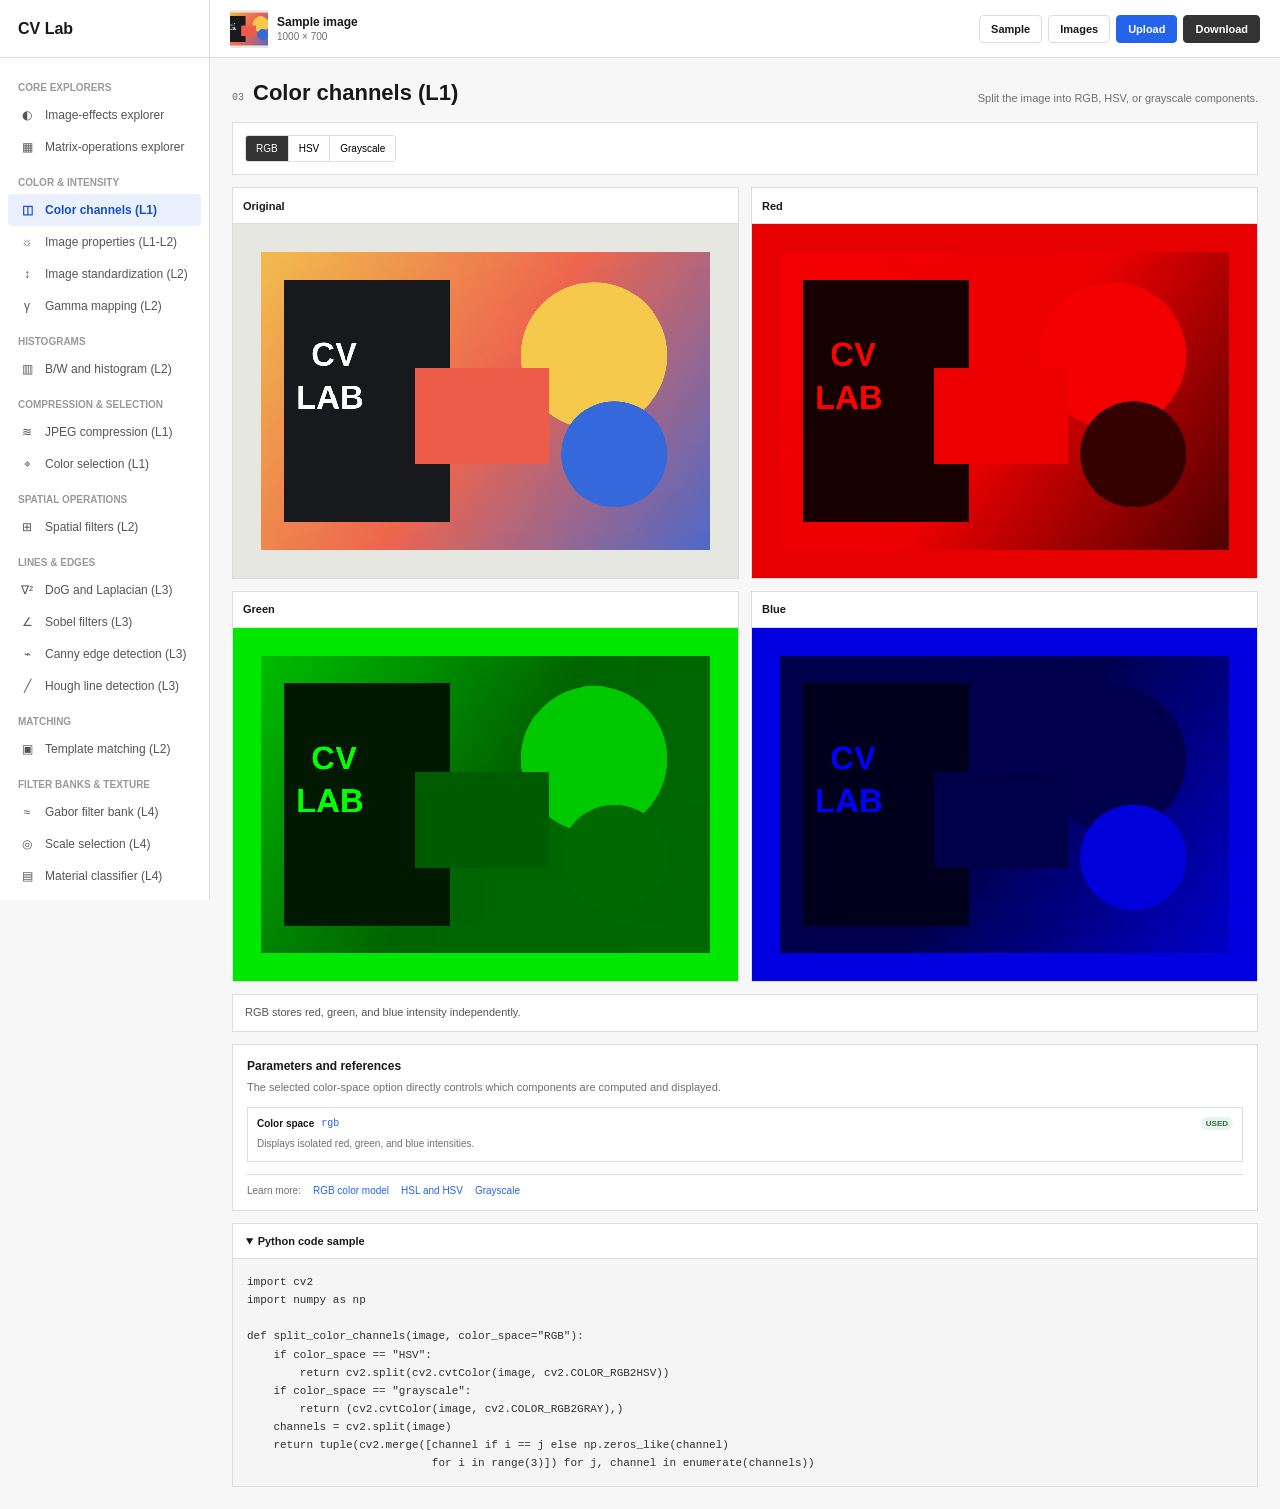
<file: index.html>
<!doctype html>
<html lang="en">
<head>
  <meta charset="UTF-8" />
  <meta name="viewport" content="width=device-width, initial-scale=1" />
  <title>CV Lab</title>
  <link rel="stylesheet" href="styles.css?v=24" />
</head>
<body>
  <div class="app">
    <aside class="sidebar">
      <div class="brand">CV Lab</div>
      <nav id="experimentNav" aria-label="Experiments"></nav>
    </aside>

    <main class="main">
      <header class="toolbar">
        <div class="source">
          <canvas id="thumb" width="44" height="44"></canvas>
          <span><b id="fileName">Sample image</b><small id="imageMeta">1200 × 800</small></span>
        </div>
        <div class="toolbar-actions">
          <button class="button ghost" id="sampleButton">Sample</button>
          <button class="button ghost" id="galleryButton" type="button" aria-expanded="false">Images</button>
          <label class="button" for="fileInput">Upload</label>
          <input id="fileInput" type="file" accept="image/*" hidden />
          <button class="button dark" id="downloadButton">Download</button>
        </div>
        <div class="image-picker" id="imagePicker" hidden>
          <div class="image-picker-grid" id="imagePickerGrid" aria-label="Choose an image"></div>
        </div>
      </header>

      <div class="drop-zone" id="dropZone">Drop an image anywhere</div>

      <section class="content">
        <div class="experiment-header">
          <div><span id="experimentIndex">01</span><h1 id="experimentTitle">Color channels</h1></div>
          <p id="experimentDescription"></p>
        </div>
        <div id="experimentRoot"></div>
      </section>
    </main>
  </div>
  <script type="module" src="js/app.js?v=61"></script>
</body>
</html>
</file>
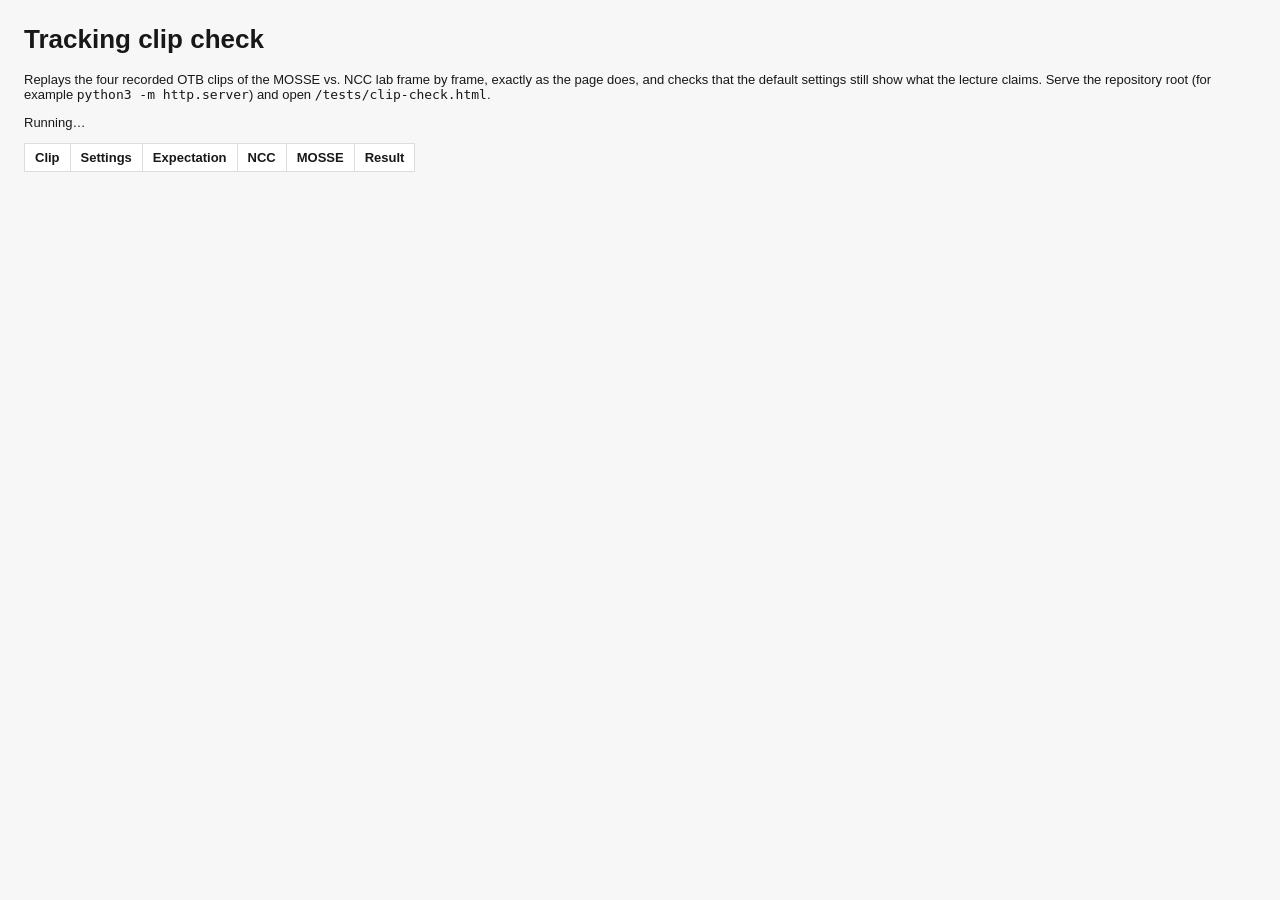
<file: tests/clip-check.html>
<!doctype html>
<html lang="en">
<head>
  <meta charset="UTF-8" />
  <meta name="viewport" content="width=device-width, initial-scale=1" />
  <title>Tracking clip check</title>
  <style>
    body { margin: 24px; font: 13px Arial, Helvetica, sans-serif; color: #181818; background: #f7f7f7; }
    table { border-collapse: collapse; background: #fff; }
    th, td { padding: 6px 10px; border: 1px solid #ddd; text-align: left; }
    .pass { color: #27723b; font-weight: 700; }
    .fail { color: #c62828; font-weight: 700; }
  </style>
</head>
<body>
  <h1>Tracking clip check</h1>
  <p>Replays the four recorded OTB clips of the MOSSE vs. NCC lab frame by frame, exactly as the page does, and checks that the default settings still show what the lecture claims. Serve the repository root (for example <code>python3 -m http.server</code>) and open <code>/tests/clip-check.html</code>.</p>
  <p id="summary">Running…</p>
  <table><thead><tr><th>Clip</th><th>Settings</th><th>Expectation</th><th>NCC</th><th>MOSSE</th><th>Result</th></tr></thead><tbody id="rows"></tbody></table>
  <script type="module">
    import {CLIPS,clipBox,openClip,seekFrame} from '../js/tracking/clips.js';
    import {MosseTracker,NccTracker,grayFrame} from '../js/tracking/trackers.js';
    import {boxIoU} from '../js/tracking/shared.js';

    const LOST_IOU=.3,PROC_WIDTH=320;
    const CASES=[
      {clip:'turn',settings:{},expect:'appearance change: NCC loses the face, MOSSE keeps it',check:r=>r.ncc.lostAtEnd&&!r.mosse.lostAtEnd&&r.mosse.share>=.85},
      {clip:'occlusion',settings:{},expect:'MOSSE learns the parked cars and drifts away',check:r=>r.mosse.lostAtEnd},
      {clip:'occlusion',settings:{gate:true},expect:'with the PSR gate MOSSE stays with her',check:r=>!r.mosse.lostAtEnd&&r.skipped>0},
      {clip:'crossing',settings:{},expect:'MOSSE is pulled away by the passer-by; the fixed NCC template is not',check:r=>r.mosse.lostAtEnd&&!r.ncc.lostAtEnd},
      {clip:'crossing',settings:{gate:true},expect:'the PSR gate does not help: the passer-by gives a sharp peak',check:r=>r.mosse.lostAtEnd},
      {clip:'crossing',settings:{eta:.02},expect:'a slowly learning MOSSE (η = 0.02) stays with her',check:r=>!r.mosse.lostAtEnd},
      {clip:'lighting',settings:{},expect:'η = 0.125 keeps up with the flashing stage lights',check:r=>!r.mosse.lostAtEnd&&r.mosse.share>=.85},
      {clip:'lighting',settings:{eta:.02},expect:'η = 0.02 goes stale and loses the singer',check:r=>r.mosse.lostAtEnd&&r.mosse.share<.3}
    ];

    async function run({clip:key,settings}){
      const clip=CLIPS[key],video=await openClip(clip),k=PROC_WIDTH/clip.width,canvas=document.createElement('canvas');
      canvas.width=PROC_WIDTH;canvas.height=Math.round(clip.height*k);
      const ctx=canvas.getContext('2d',{willReadFrequently:true});
      const ncc=new NccTracker(),mosse=new MosseTracker({eta:settings.eta??.125}),stats={ncc:{onTarget:0,iou:1},mosse:{onTarget:0,iou:1}};
      let skipped=0;
      for(let frame=0;frame<clip.frames;frame++){
        await seekFrame(video,frame);
        ctx.drawImage(video,0,0,canvas.width,canvas.height);
        const gray=grayFrame(ctx.getImageData(0,0,canvas.width,canvas.height).data,canvas.width,canvas.height),b=clipBox(clip,frame);
        const truth={cx:b.cx*k,cy:b.cy*k,w:b.w*k,h:b.h*k};
        if(!frame){ncc.init(gray,truth);mosse.init(gray,truth);continue}
        const results={ncc:ncc.track(gray),mosse:mosse.track(gray,{gate:!!settings.gate,threshold:7})};
        if(results.mosse.skipped)skipped++;
        for(const kind of['ncc','mosse']){stats[kind].iou=boxIoU(results[kind].box,truth);if(stats[kind].iou>=LOST_IOU)stats[kind].onTarget++}
      }
      for(const kind of['ncc','mosse']){stats[kind].lostAtEnd=stats[kind].iou<LOST_IOU;stats[kind].share=stats[kind].onTarget/(clip.frames-1)}
      return{...stats,skipped};
    }

    const describe=s=>`${s.lostAtEnd?'lost':'on target'} at the end (IoU ${s.iou.toFixed(2)}) · on target ${Math.round(100*s.share)}% of frames`;
    let passed=0;
    for(const testCase of CASES){
      const result=await run(testCase),ok=testCase.check(result);
      if(ok)passed++;
      const row=document.createElement('tr');
      [`${testCase.clip} · ${CLIPS[testCase.clip].sequence}`,JSON.stringify(testCase.settings),testCase.expect,describe(result.ncc),describe(result.mosse)+(result.skipped?` · ${result.skipped} updates skipped`:'')].forEach(text=>{const cell=document.createElement('td');cell.textContent=text;row.append(cell)});
      const verdict=document.createElement('td');verdict.className=ok?'pass':'fail';verdict.textContent=ok?'PASS':'FAIL';row.append(verdict);
      document.querySelector('#rows').append(row);
    }
    const summary=document.querySelector('#summary');
    summary.textContent=`${passed} / ${CASES.length} checks passed`;summary.className=passed===CASES.length?'pass':'fail';
    document.body.dataset.done=String(passed===CASES.length);
  </script>
</body>
</html>
</file>
<file: styles.css>
:root {
  --background: #f7f7f7;
  --surface: #ffffff;
  --text: #181818;
  --muted: #6f6f6f;
  --border: #dddddd;
  --accent: #2563eb;
  --canvas-viewer-max-height: min(560px, 70vh);
}

* { box-sizing: border-box; }

html, body {
  margin: 0;
  min-height: 100%;
  color: var(--text);
  background: var(--background);
  font-family: Arial, Helvetica, sans-serif;
  font-size: 14px;
}

button, input, select { font: inherit; }

.app {
  min-height: 100vh;
  display: grid;
  grid-template-columns: 210px minmax(0, 1fr);
}

.sidebar {
  position: fixed;
  inset: 0 auto 0 0;
  width: 210px;
  overflow-y: auto;
  background: var(--surface);
  border-right: 1px solid var(--border);
}

.brand {
  height: 58px;
  display: flex;
  align-items: center;
  padding: 0 18px;
  border-bottom: 1px solid var(--border);
  font-size: 16px;
  font-weight: 700;
}

.sidebar nav { padding: 10px 8px 24px; }

.nav-group {
  padding: 14px 10px 6px;
  color: #999;
  font-size: 10px;
  font-weight: 700;
  text-transform: uppercase;
}

.nav-button {
  width: 100%;
  display: flex;
  align-items: center;
  gap: 9px;
  padding: 9px 10px;
  border: 0;
  border-radius: 4px;
  background: transparent;
  color: #555;
  text-align: left;
  font-size: 12px;
  cursor: pointer;
}

.nav-button:hover { background: #f1f1f1; color: var(--text); }
.nav-button.active { background: #eaf0ff; color: #164ec4; font-weight: 700; }
.nav-button i { width: 18px; text-align: center; font-style: normal; }

.main { grid-column: 2; min-width: 0; }

.toolbar {
  position: sticky;
  top: 0;
  z-index: 10;
  min-height: 58px;
  display: flex;
  align-items: center;
  justify-content: space-between;
  gap: 16px;
  padding: 7px 20px;
  background: var(--surface);
  border-bottom: 1px solid var(--border);
}

.source { min-width: 0; display: flex; align-items: center; gap: 9px; }
.source canvas { width: 38px; height: 38px; object-fit: cover; background: #eee; }
.source > span { min-width: 0; display: grid; }
.source b { max-width: 300px; overflow: hidden; text-overflow: ellipsis; white-space: nowrap; font-size: 12px; }
.source small { margin-top: 2px; color: var(--muted); font-size: 10px; }
.toolbar-actions { display: flex; gap: 6px; }

.image-picker { position: absolute; top: 52px; right: 20px; z-index: 20; width: min(520px, calc(100vw - 40px)); max-height: min(620px, calc(100vh - 72px)); overflow-y: auto; padding: 8px; border: 1px solid var(--border); background: var(--surface); box-shadow: 0 10px 28px rgba(0,0,0,.14); }
.image-picker[hidden] { display: none; }
.image-picker-grid { display: grid; grid-template-columns: repeat(4, minmax(0, 1fr)); gap: 7px; }
.image-picker-grid button { position: relative; aspect-ratio: 4 / 3; overflow: hidden; padding: 0; border: 2px solid transparent; background: #eee; cursor: pointer; }
.image-picker-grid button:hover, .image-picker-grid button:focus-visible, .image-picker-grid button.selected { border-color: var(--accent); outline: none; }
.image-picker-grid img { width: 100%; height: 100%; display: block; object-fit: cover; }

.button {
  padding: 7px 11px;
  border: 1px solid var(--accent);
  border-radius: 4px;
  background: var(--accent);
  color: #fff;
  font-size: 11px;
  font-weight: 600;
  cursor: pointer;
}

.button:hover { opacity: .88; }
.button.ghost { border-color: var(--border); background: #fff; color: var(--text); }
.button.dark { border-color: #333; background: #333; }

.drop-zone {
  position: fixed;
  z-index: 20;
  inset: 70px 12px 12px 222px;
  display: none;
  place-items: center;
  border: 2px dashed var(--accent);
  background: rgba(255,255,255,.95);
  color: var(--accent);
  font-size: 18px;
  font-weight: 700;
}
.drop-zone.visible { display: grid; }

.content { max-width: 1320px; margin: auto; padding: 22px; }

.experiment-header {
  display: flex;
  align-items: end;
  justify-content: space-between;
  gap: 20px;
  margin-bottom: 16px;
}
.experiment-header > div { display: flex; align-items: baseline; gap: 9px; }
.experiment-header span { color: var(--muted); font: 10px monospace; }
.experiment-header h1 { margin: 0; font-size: 22px; }
.experiment-header p { max-width: 480px; margin: 0; color: var(--muted); text-align: right; font-size: 11px; line-height: 1.4; }

.controls {
  display: flex;
  align-items: end;
  gap: 14px;
  flex-wrap: wrap;
  margin-bottom: 12px;
  padding: 12px;
  background: var(--surface);
  border: 1px solid var(--border);
}

.control { min-width: 145px; flex: 1; }
.control[hidden] { display: none !important; }
.control.narrow { max-width: 220px; }
.control.wide { min-width: 250px; }
.control label, .control-label { display: flex; justify-content: space-between; margin-bottom: 6px; font-size: 11px; font-weight: 600; }
.control output { color: var(--accent); font-family: monospace; }
.control input[type="range"] { width: 100%; accent-color: var(--accent); }
.control select { width: 100%; height: 31px; padding: 0 7px; border: 1px solid var(--border); border-radius: 3px; background: #fff; font-size: 11px; }

.segment { display: flex; overflow: hidden; border: 1px solid var(--border); border-radius: 3px; }
.segment button { padding: 7px 10px; border: 0; border-right: 1px solid var(--border); background: #fff; font-size: 10px; cursor: pointer; }
.segment button:last-child { border-right: 0; }
.segment button.active { background: #333; color: #fff; }

.results { display: grid; grid-template-columns: repeat(2, minmax(0, 1fr)); align-items: start; gap: 12px; }
.results.three { grid-template-columns: repeat(3, minmax(0, 1fr)); }
.results.four { grid-template-columns: repeat(2, minmax(0, 1fr)); }

.card { min-width: 0; margin: 0; overflow: hidden; background: var(--surface); border: 1px solid var(--border); }
.card figcaption { height: 36px; display: flex; align-items: center; justify-content: space-between; gap: 10px; padding: 0 10px; border-bottom: 1px solid var(--border); font-size: 11px; font-weight: 600; }
.card figcaption small { color: var(--muted); font: 9px monospace; font-weight: 400; }

.canvas-box {
  position: relative;
  width: 100%;
  display: grid;
  place-items: center;
  overflow: hidden;
  background: #eeeeee;
}
.canvas-box canvas {
  display: block;
  width: auto;
  height: auto;
  max-width: 100%;
  max-height: var(--canvas-viewer-max-height);
  image-rendering: pixelated;
}

.note, .instruction {
  margin-top: 12px;
  padding: 10px 12px;
  border: 1px solid var(--border);
  background: var(--surface);
  color: #555;
  font-size: 11px;
  line-height: 1.45;
}
.instruction { margin-top: 0; margin-bottom: 12px; }

.stats { display: flex; margin-top: 12px; border: 1px solid var(--border); background: var(--surface); }
.stat { flex: 1; padding: 10px; border-right: 1px solid var(--border); }
.stat:last-child { border-right: 0; }
.stat small { display: block; margin-bottom: 4px; color: var(--muted); font-size: 9px; }
.stat b { font: 600 12px monospace; }

.hist-layout { display: grid; grid-template-columns: minmax(0, 1.5fr) minmax(300px, 1fr); gap: 12px; }
.hist-panel { padding: 12px; background: var(--surface); border: 1px solid var(--border); }
.hist-panel h3 { margin: 0 0 10px; font-size: 11px; }
.histogram { width: 100%; height: 210px; background: #f3f3f3; }
.hist-labels { display: flex; justify-content: space-between; margin-top: 4px; color: var(--muted); font: 9px monospace; }

.picker .canvas-box { cursor: crosshair; }
.picker canvas { touch-action: none; user-select: none; }
.color-chip { width: 26px; height: 26px; border: 1px solid var(--border); }
.patch-rect { position: absolute; display: none; border: 2px solid #ffcc00; background: rgba(255,204,0,.15); pointer-events: none; }
.crosshair { position: absolute; display: none; width: 18px; height: 18px; border: 2px solid #fff; border-radius: 50%; box-shadow: 0 0 0 1px #000; pointer-events: none; }

.template-layout { display: grid; grid-template-columns: minmax(300px, 1.15fr) minmax(0, 1.85fr); gap: 12px; }
.template-results { display: grid; gap: 12px; }
.template-layout .card { align-self: start; }
.filter-note { align-self: center; color: var(--muted); font-size: 9px; }
.loading { position: absolute; inset: 0; display: grid; place-items: center; background: rgba(255,255,255,.85); font-size: 11px; }
.error { padding: 12px; border: 1px solid #e6b5b5; background: #fff3f3; color: #a22; font-size: 11px; }

.effect-histograms { grid-template-columns: 1fr 1fr; margin-top: 12px; }
.effect-histograms .histogram { height: 120px; }

.matrix-workspace {
  display: grid;
  grid-template-columns: auto auto minmax(240px, 1fr);
  gap: 12px;
  align-items: start;
}
.matrix-section, .calculation-panel {
  padding: 12px;
  background: var(--surface);
  border: 1px solid var(--border);
}
.matrix-title { display: flex; justify-content: space-between; gap: 14px; margin-bottom: 10px; }
.matrix-title b { font-size: 11px; }
.matrix-title small, .calc-label { color: var(--muted); font-size: 9px; }
.number-grid { display: grid; gap: 3px; }
.image-grid { grid-template-columns: repeat(5, 42px); }
.kernel-grid, .mini-grid { grid-template-columns: repeat(3, 42px); }
.number-grid input, .number-grid span, .output-cell {
  width: 42px;
  height: 34px;
  display: grid;
  place-items: center;
  padding: 0;
  border: 1px solid var(--border);
  background: #fff;
  text-align: center;
  font: 11px monospace;
}
.number-grid input:focus { z-index: 1; outline: 2px solid var(--accent); }
.number-grid input.receptive { border-color: #d49b00; background: #fff3bd; }
.number-grid input.padded-source { outline: 2px dashed #d49b00; outline-offset: -3px; }
.number-grid span.padded { border-style: dashed; background: #eee; color: #888; }
.kernel-presets { display: grid; grid-template-columns: 1fr 1fr; gap: 4px; margin-top: 8px; }
.kernel-presets button { padding: 5px; border: 1px solid var(--border); background: #fff; font-size: 9px; cursor: pointer; }
.kernel-presets button:hover { background: #f1f1f1; }
.output-grid { justify-content: start; }
.output-cell { cursor: pointer; }
.output-cell:hover, .output-cell.selected { border-color: var(--accent); background: #eaf0ff; color: #164ec4; font-weight: 700; }
.empty-output { width: auto !important; padding: 0 12px !important; color: var(--muted); }
.calculation-panel {
  display: flex;
  align-items: center;
  gap: 12px;
  margin-top: 12px;
  overflow-x: auto;
}
.calculation-panel > div { flex: 0 0 auto; }
.calc-label { display: block; margin-bottom: 6px; font-weight: 700; text-transform: uppercase; }
.calc-symbol { color: var(--muted); font-size: 18px; }
.products-block { padding-right: 12px; border-right: 1px solid var(--border); }
.sum-block { min-width: 170px; }
.sum-block ol { max-width: 290px; display: flex; flex-wrap: wrap; gap: 3px 14px; margin: 0 0 8px; padding-left: 22px; color: var(--muted); font: 9px monospace; }
.sum-block b { font: 700 13px monospace; color: var(--accent); }

.pseudocode {
  margin-top: 12px;
  border: 1px solid var(--border);
  background: var(--surface);
}
.pseudocode summary {
  padding: 11px 13px;
  cursor: pointer;
  font-size: 11px;
  font-weight: 700;
  user-select: none;
}
.pseudocode[open] summary { border-bottom: 1px solid var(--border); }
.pseudocode pre {
  margin: 0;
  padding: 14px;
  overflow-x: auto;
  background: #f5f5f5;
  color: #303030;
  font: 11px/1.65 ui-monospace, SFMono-Regular, Menlo, Consolas, monospace;
  white-space: pre;
}

.parameter-guide { margin-top: 12px; padding: 14px; border: 1px solid var(--border); background: var(--surface); }
.parameter-guide h3 { margin: 0 0 6px; font-size: 12px; }
.parameter-overview { margin: 0 0 12px; color: var(--muted); font-size: 11px; line-height: 1.5; }
.parameter-list { display: grid; grid-template-columns: repeat(auto-fit, minmax(210px, 1fr)); gap: 7px; }
.parameter-item { padding: 9px; border: 1px solid var(--border); background: #fff; }
.parameter-item.inactive { opacity: .58; background: #f5f5f5; }
.parameter-title { display: flex; align-items: center; gap: 7px; }
.parameter-title b { font-size: 10px; }
.parameter-title code { color: var(--accent); font: 10px ui-monospace, SFMono-Regular, Menlo, monospace; }
.parameter-title span { margin-left: auto; padding: 2px 5px; border-radius: 9px; background: #e8f3eb; color: #27723b; font-size: 8px; font-weight: 700; text-transform: uppercase; }
.parameter-item.inactive .parameter-title span { background: #e5e5e5; color: #666; }
.parameter-item p { margin: 7px 0 0; color: var(--muted); font-size: 10px; line-height: 1.45; }
.parameter-references { display: flex; align-items: center; flex-wrap: wrap; gap: 7px 12px; margin-top: 12px; padding-top: 10px; border-top: 1px solid var(--border); font-size: 10px; }
.parameter-references span { color: var(--muted); }
.parameter-references a { color: var(--accent); text-decoration: none; }
.parameter-references a:hover { text-decoration: underline; }

.orientation-legend { margin-top: 10px; padding: 10px 12px; border: 1px solid var(--border); background: var(--surface); }
.orientation-gradient { height: 10px; border-radius: 2px; background: linear-gradient(90deg, #f00, #ff0, #0f0, #0ff, #00f, #f0f, #f00); }
.orientation-labels { display: flex; justify-content: space-between; margin-top: 6px; color: var(--muted); font: 9px ui-monospace, SFMono-Regular, Menlo, monospace; }

.gabor-controls .control { min-width: 170px; }
.gabor-controls .button { flex: 0 0 auto; margin-bottom: 1px; }
.gabor-intro { display: grid; grid-template-columns: minmax(260px, .7fr) minmax(460px, 1.8fr); gap: 12px; margin-bottom: 16px; }
.gabor-kernel-card { align-self: stretch; }
.gabor-kernel-box { min-height: 270px; background: #d8d8d8; }
.gabor-kernel-box canvas { width: min(230px, 86%); height: auto; max-height: 230px; border: 1px solid #c4c4c4; }
.gabor-axis { position: absolute; left: 50%; top: 50%; width: min(205px, 76%); height: 0; border-top: 1px solid rgba(37,99,235,.78); transform-origin: center; pointer-events: none; }
.gabor-axis::after { content: ''; position: absolute; right: -1px; top: -4px; width: 7px; height: 7px; border-top: 1px solid var(--accent); border-right: 1px solid var(--accent); transform: rotate(45deg); }
.gabor-formula { display: flex; flex-direction: column; justify-content: center; min-width: 0; padding: 24px 28px; border: 1px solid var(--border); background: var(--surface); }
.gabor-kicker { margin-bottom: 16px; color: var(--accent); font-size: 9px; font-weight: 700; letter-spacing: .08em; text-transform: uppercase; }
.gabor-equation { overflow-x: auto; padding: 4px 0 13px; color: #222; font: 18px/1.7 Georgia, 'Times New Roman', serif; white-space: nowrap; }
.gabor-equation sub { font-size: .65em; }
.fraction { display: inline-grid; grid-template-rows: auto auto; margin: 0 3px; text-align: center; vertical-align: middle; }
.fraction > span:first-child { padding: 0 4px 1px; border-bottom: 1px solid currentColor; }
.fraction > span:last-child { padding: 1px 4px 0; }
.gabor-formula p { max-width: 720px; margin: 0; color: var(--muted); font-size: 11px; line-height: 1.55; }
.gabor-legend { display: flex; gap: 16px; margin-top: 17px; padding-top: 13px; border-top: 1px solid #ededed; color: var(--muted); font-size: 9px; }
.gabor-legend span { display: flex; align-items: center; gap: 5px; }
.gabor-swatch { width: 12px; height: 12px; display: inline-block; border: 1px solid #aaa; }
.gabor-swatch.dark { background: #171717; }
.gabor-swatch.mid { background: #808080; }
.gabor-swatch.light { background: #efefef; }
.gabor-section-title { display: flex; align-items: end; justify-content: space-between; gap: 16px; margin: 0 0 9px; }
.gabor-section-title > div { display: grid; gap: 3px; }
.gabor-section-title b { font-size: 12px; }
.gabor-section-title small, .gabor-section-title > span { color: var(--muted); font-size: 9px; }
.gabor-section-title > span { font-family: ui-monospace, SFMono-Regular, Menlo, monospace; text-align: right; }
.gabor-texture-grid { display: grid; grid-template-columns: repeat(3, minmax(0, 1fr)); gap: 12px; }
.gabor-texture-card figcaption small { max-width: 65%; overflow: hidden; text-overflow: ellipsis; white-space: nowrap; }
.gabor-pair { display: grid; grid-template-columns: repeat(2, minmax(0, 1fr)); gap: 1px; background: var(--border); }
.gabor-pair > div { min-width: 0; padding: 7px; background: #f3f3f3; }
.gabor-image-label { display: block; margin-bottom: 5px; color: var(--muted); font-size: 8px; font-weight: 700; letter-spacing: .04em; text-transform: uppercase; }
.gabor-pair canvas { width: 100%; height: auto; display: block; aspect-ratio: 1; background: #000; image-rendering: auto; }
.gabor-strength { display: flex; align-items: center; justify-content: space-between; padding: 8px 10px; border-top: 1px solid var(--border); color: var(--muted); font-size: 9px; }
.gabor-strength b { color: var(--accent); font: 700 10px ui-monospace, SFMono-Regular, Menlo, monospace; }
.gabor-source-note { margin-top: 10px; color: var(--muted); font-size: 9px; line-height: 1.45; }
.gabor-source-note a { color: var(--accent); text-decoration: none; }
.gabor-source-note a:hover { text-decoration: underline; }
.gabor-presets { margin-bottom: 12px; border: 1px solid var(--border); }
.gabor-prepared-title { margin-top: 18px; }
.gabor-prepared { border: 1px solid var(--border); }
.gabor-prepared canvas { background: #000; }

.flow-grid { display: grid; gap: 12px; }
.flow-top-grid { grid-template-columns: repeat(2, minmax(0, 1fr)); }
.flow-bottom-grid { grid-template-columns: repeat(3, minmax(0, 1fr)); }
.flow-controls .control { min-width: 180px; }
.flow-card { min-width: 0; }
.flow-sub { min-height: 50px; padding: 8px 10px; border-bottom: 1px solid #eef0f3; color: var(--muted); font-size: 10px; line-height: 1.45; }
.flow-media { aspect-ratio: 1024 / 436; background: #111317; }
.flow-media canvas { width: 100%; height: 100%; object-fit: contain; }
.flow-badge { position: absolute; left: 10px; top: 10px; padding: 5px 7px; border-radius: 4px; background: rgba(0,0,0,.75); color: #fff; font-size: 9px; pointer-events: none; }
.flow-metrics { display: grid; grid-auto-columns: minmax(0, 1fr); grid-auto-flow: column; border-top: 1px solid var(--border); }
.flow-metric { min-width: 0; padding: 9px 10px; border-right: 1px solid var(--border); }
.flow-metric:last-child { border-right: 0; }
.flow-metric small { display: block; margin-bottom: 3px; color: var(--muted); font-size: 9px; }
.flow-metric b { font: 700 12px monospace; }
.flow-key { font-weight: 700; }
.flow-key-cyan { color: #168fae; }
.flow-key-red { color: #d14b45; }
.flow-key-green { color: #27723b; }
.flow-key-yellow { color: #a37600; }
.flow-key-violet { color: #6a4fc9; }
.flow-key-orange { color: #b85a00; }
.flow-notice { margin-top: 12px; background: #fff8df; border-color: #efcc70; }
.flow-status { margin-top: 10px; color: var(--muted); font-size: 10px; }
.flow-formula { padding: 10px 12px; border-top: 1px solid var(--border); background: #f8faff; text-align: center; }
.flow-formula b { display: block; font: 700 15px Georgia, serif; }
.flow-formula small { display: block; margin-top: 4px; color: var(--muted); font-size: 10px; line-height: 1.45; }
.flow-takeaway { margin-top: 12px; background: #eef7ff; border-color: #b9d8ff; }
.flow-source-note { margin-top: 10px; color: var(--muted); font-size: 9px; line-height: 1.45; }
.flow-source-note a { color: var(--accent); text-decoration: none; }
.flow-source-note a:hover { text-decoration: underline; }

/* Harris corner detector ------------------------------------------------- */
.harris-controls .button { flex: 0 0 auto; margin-bottom: 1px; }
.harris-section-title { margin-top: 18px; }
.harris-analysis { display: grid; grid-template-columns: minmax(0, 1fr) minmax(0, 1.15fr); gap: 12px; margin-top: 12px; }
.harris-inspector { min-width: 0; padding: 14px 16px; border: 1px solid var(--border); background: var(--surface); }
.harris-inspector header { display: flex; align-items: baseline; justify-content: space-between; gap: 12px; margin-bottom: 12px; }
.harris-inspector header b { font-size: 12px; }
.harris-inspector header small { color: var(--muted); font: 9px monospace; text-align: right; }
.harris-matrix-row { display: flex; align-items: center; gap: 10px; }
.harris-symbol { flex: 0 0 auto; font: italic 18px Georgia, 'Times New Roman', serif; }
.harris-matrix { flex: 1; display: grid; grid-template-columns: repeat(2, minmax(0, 1fr)); gap: 4px; padding: 4px 8px; border-right: 2px solid #333; border-left: 2px solid #333; border-radius: 6px; }
.harris-matrix span { display: grid; gap: 3px; padding: 7px 8px; background: #f5f6f8; text-align: center; }
.harris-matrix small { color: var(--muted); font-size: 9px; }
.harris-matrix b { font: 600 12px monospace; }
.harris-values { display: grid; grid-template-columns: repeat(2, minmax(0, 1fr)); gap: 1px; margin: 12px 0 0; border: 1px solid var(--border); background: var(--border); }
.harris-values div { min-width: 0; padding: 8px 10px; background: var(--surface); }
.harris-values dt { margin-bottom: 3px; color: var(--muted); font-size: 9px; }
.harris-values dd { margin: 0; font: 600 12px monospace; }
.harris-verdict { margin: 12px 0 0; padding: 9px 12px; border-left: 3px solid #999; background: #f4f4f4; color: #444; font-size: 11px; line-height: 1.45; }
.harris-verdict.corner { border-color: #d92323; background: #fdf0ef; }
.harris-verdict.edge { border-color: #315ee7; background: #eef2fd; }
.harris-plane { display: flex; flex-direction: column; }
.harris-plane canvas { display: block; width: 100%; height: 300px; flex: 1; }
.harris-plane-legend { display: flex; flex-wrap: wrap; gap: 6px 14px; padding: 8px 10px; border-top: 1px solid var(--border); color: var(--muted); font-size: 9px; }
.harris-plane-legend span { display: flex; align-items: center; gap: 5px; }
.harris-plane-legend i { width: 10px; height: 10px; display: inline-block; border: 1px solid #bbb; }
.harris-plane-legend .corner { background: rgb(251,225,222); }
.harris-plane-legend .edge { background: rgb(223,232,251); }
.harris-plane-legend .flat { background: rgb(244,244,244); }
.harris-plane-legend .probe { border: 2px solid #111; border-radius: 50%; background: #fff; }
.harris-key { display: flex; flex-wrap: wrap; align-items: center; gap: 6px 16px; margin-top: 8px; color: var(--muted); font-size: 9px; }
.harris-key span { display: inline-flex; align-items: center; gap: 5px; }
.harris-key i { width: 12px; height: 12px; display: inline-block; flex: 0 0 auto; border-radius: 2px; }
.harris-key .hue { width: 46px; height: 8px; background: linear-gradient(90deg, #f00, #ff0, #0f0, #0ff, #00f, #f0f, #f00); }
.harris-key .rmap { width: 46px; height: 8px; background: linear-gradient(90deg, rgb(70,130,255), rgb(24,52,140), #000, rgb(150,22,22), rgb(235,64,40), rgb(255,220,80)); }
.harris-key .cand { background: rgb(255,200,0); }
.harris-key .supp { background: rgb(150,120,40); }
.harris-key .kept { border: 1px solid #fff; border-radius: 50%; background: #ff1f1f; box-shadow: 0 0 0 1px #999; }
.harris-key .ring { border: 2px solid #facc15; border-radius: 50%; box-shadow: 0 0 0 1px rgba(0,0,0,.8), inset 0 0 0 1px rgba(0,0,0,.8); }
.harris-key .band { background: repeating-linear-gradient(-45deg, #3a3a3a 0 3px, #777 3px 4px); }

/* Lecture 4 demos --------------------------------------------------------- */
.l4-page { display: grid; gap: 22px; }
.l4-section { scroll-margin-top: 124px; overflow: hidden; border: 1px solid var(--border); border-radius: 7px; background: var(--surface); }
.l4-section > header { padding: 20px 22px 18px; border-bottom: 1px solid var(--border); background: linear-gradient(110deg,#fff 55%,#f4f7ff); }
.l4-section > header > span { color: var(--accent); font-size: 9px; font-weight: 700; letter-spacing: .09em; text-transform: uppercase; }
.l4-section > header h2 { margin: 5px 0 6px; font-size: 18px; line-height: 1.25; }
.l4-section > header p { max-width: 820px; margin: 0; color: var(--muted); font-size: 11px; line-height: 1.5; }
.l4-section .controls { margin: 0; border: 0; border-bottom: 1px solid var(--border); border-radius: 0; }
.l4-gabor-controls { grid-template-columns: minmax(120px,.8fr) repeat(4,minmax(135px,1fr)); }
.l4-presets,.l4-material-buttons,.l4-scale-scenes { display: flex; align-items: center; gap: 7px; padding: 10px 14px; border-bottom: 1px solid var(--border); background: #fafafa; }
.l4-presets > span,.l4-material-buttons > span,.l4-scale-scenes > span { margin-right: 4px; color: var(--muted); font-size: 9px; font-weight: 700; letter-spacing: .05em; text-transform: uppercase; }
.l4-presets button,.l4-material-buttons button,.l4-scale-scenes button { padding: 7px 10px; border: 1px solid #cfd3db; border-radius: 4px; background: #fff; color: #555; font-size: 10px; cursor: pointer; }
.l4-presets button:hover,.l4-material-buttons button:hover,.l4-scale-scenes button:hover { border-color: #9eb5ee; color: #164ec4; }
.l4-presets button.active,.l4-material-buttons button.active,.l4-scale-scenes button.active { border-color: var(--accent); background: #eaf0ff; color: #164ec4; font-weight: 700; }
.l4-scale-size { min-width: 220px; display: grid; grid-template-columns: auto 1fr; align-items: center; gap: 4px 10px; margin-left: auto; color: #555; font-size: 9px; font-weight: 700; text-transform: uppercase; }
.l4-scale-size output { justify-self: end; color: #164ec4; font: 700 10px ui-monospace,monospace; }
.l4-scale-size input { grid-column: 1 / -1; width: 100%; accent-color: var(--accent); cursor: pointer; }
.l4-gabor-live { display: grid; grid-template-columns: repeat(3,minmax(0,1fr)); gap: 1px; background: var(--border); }
.l4-gabor-live figure,.l4-comparison figure,.l4-scale-scene,.l4-classifier-flow figure { min-width: 0; margin: 0; background: #fff; }
.l4-gabor-live figcaption,.l4-classifier-flow figcaption,.l4-scale-scene > figcaption { display: flex; justify-content: space-between; min-height: 34px; padding: 10px 12px; border-bottom: 1px solid #ededed; color: #444; font-size: 10px; font-weight: 700; }
.l4-gabor-live figcaption small { color: var(--muted); font-size: 9px; font-weight: 400; }
.l4-gabor-live canvas { width: 100%; height: 220px; display: block; object-fit: contain; background: #808080; }
.l4-comparison { display: grid; grid-template-columns: repeat(4,minmax(0,1fr)); gap: 1px; border-top: 1px solid var(--border); background: var(--border); }
.l4-comparison figcaption { min-height: 55px; display: grid; gap: 3px; padding: 11px 12px; border-bottom: 1px solid #ededed; }
.l4-comparison figcaption b { font-size: 11px; }
.l4-comparison figcaption small { color: var(--muted); font-size: 9px; line-height: 1.35; }
.l4-comparison figure > div { display: grid; grid-template-columns: repeat(2,minmax(0,1fr)); gap: 1px; background: var(--border); }
.l4-comparison figure span { min-width: 0; display: grid; padding: 7px; background: #f5f5f5; }
.l4-comparison canvas { width: 100%; display: block; aspect-ratio: 1; background: #808080; }
.l4-comparison em { padding-top: 6px; color: #555; font: normal 9px ui-monospace,monospace; text-align: center; }
.l4-scale-layout { display: grid; grid-template-columns: minmax(380px,1.2fr) minmax(320px,.8fr); }
.l4-scale-scene { border-right: 1px solid var(--border); }
.l4-scale-scene > figcaption small { color: var(--muted); font-size: 9px; font-weight: 400; }
.l4-scale-scene > canvas { width: 100%; display: block; aspect-ratio: 3 / 2; margin-inline: auto; cursor: crosshair; }
.l4-scale-legend { display: flex; justify-content: center; gap: 18px; padding: 9px 12px; border-top: 1px solid #ededed; background: #fafafa; color: var(--muted); font-size: 9px; }
.l4-scale-legend span { display: flex; align-items: center; gap: 6px; }
.l4-scale-legend i { width: 11px; height: 11px; border: 2px solid hsl(220 82% 48%); border-radius: 50%; }
.l4-scale-legend i.medium { width: 16px; height: 16px; border-color: hsl(118 82% 40%); }
.l4-scale-legend i.large { width: 22px; height: 22px; border-color: hsl(15 82% 48%); }
.l4-scale-analysis { min-width: 0; padding: 16px; }
.l4-scale-result { display: grid; grid-template-columns: 1fr auto; align-items: end; gap: 3px 15px; padding: 0 4px 10px; }
.l4-scale-result span { color: var(--muted); font-size: 9px; font-weight: 700; letter-spacing: .05em; text-transform: uppercase; }
.l4-scale-result b { grid-row: 1 / 3; grid-column: 2; color: #d92323; font: 700 20px ui-monospace,monospace; }
.l4-scale-result small { color: var(--muted); font: 9px ui-monospace,monospace; }
.l4-scale-analysis > canvas { width: 100%; height: 210px; display: block; }
.l4-scale-explain { display: grid; gap: 5px; padding: 12px 4px 0; border-top: 1px solid #ededed; }
.l4-scale-explain b { color: #333; font-size: 10px; }
.l4-scale-explain p { margin: 0; color: var(--muted); font-size: 9px; line-height: 1.5; }
.l4-scale-explain span { color: #315ee7; font: 700 9px ui-monospace,monospace; }
.l4-scale-map-section { border-top: 1px solid var(--border); background: #f6f7fa; }
.l4-scale-map-section > header { display: flex; align-items: center; justify-content: space-between; gap: 18px; padding: 12px 15px; }
.l4-scale-map-section > header div { display: grid; gap: 3px; }
.l4-scale-map-section > header b { color: #333; font-size: 10px; }
.l4-scale-map-section > header small { color: var(--muted); font-size: 8px; }
.l4-scale-map-section > header code { color: #3e4f78; font-size: 10px; white-space: nowrap; }
.l4-scale-maps { display: grid; grid-template-columns: repeat(4,minmax(0,1fr)); gap: 1px; background: var(--border); }
.l4-scale-maps figure { min-width: 0; margin: 0; border: 3px solid transparent; background: #fff; }
.l4-scale-maps figure.winner { border-color: #d92323; }
.l4-scale-maps figcaption { padding: 7px 8px; border-bottom: 1px solid #ededed; color: #555; font: 700 9px ui-monospace,monospace; text-align: center; }
.l4-scale-maps figure.winner figcaption { color: #b51b1b; background: #fff0f0; }
.l4-scale-maps canvas { width: 100%; display: block; aspect-ratio: 3 / 2; }
.l4-scale-sources { padding: 9px 15px 12px; border-top: 1px solid var(--border); background: #fafafa; color: var(--muted); font-size: 8px; line-height: 1.6; }
.l4-scale-sources summary { color: #4c515b; font-size: 9px; font-weight: 700; cursor: pointer; }
.l4-scale-sources span { display: block; margin-top: 6px; }
.l4-scale-sources a { color: #315ee7; text-decoration: none; }
.l4-scale-sources a:hover { text-decoration: underline; }
.l4-training-set { border-bottom: 1px solid var(--border); }
.l4-classifier-heading { display: flex; align-items: center; justify-content: space-between; gap: 16px; padding: 12px 16px; background: #fff; }
.l4-classifier-heading div { display: grid; gap: 3px; }
.l4-classifier-heading b { color: #333; font-size: 11px; }
.l4-classifier-heading small { color: var(--muted); font-size: 9px; }
.l4-classifier-heading > span { padding: 4px 7px; border: 1px solid #d3d7df; border-radius: 999px; color: #687080; font: 700 8px ui-monospace,monospace; letter-spacing: .05em; text-transform: uppercase; }
.l4-training-rows { display: grid; gap: 1px; background: var(--border); }
.l4-training-row { display: grid; grid-template-columns: 82px minmax(0,1fr); align-items: center; gap: 12px; padding: 10px 14px; background: #fafafa; }
.l4-training-row > b { display: flex; align-items: center; gap: 7px; color: #3d4149; font-size: 10px; }
.l4-training-row > b i { width: 10px; height: 10px; border-radius: 50%; background: var(--class-color); }
.l4-training-row > div { display: grid; grid-template-columns: repeat(8,minmax(42px,1fr)); gap: 6px; }
.l4-training-row canvas { width: 100%; display: block; aspect-ratio: 1; border-radius: 3px; object-fit: cover; background: #ddd; }
.l4-query-strip { display: grid; grid-template-columns: minmax(175px,230px) minmax(0,1fr); border-bottom: 1px solid var(--border); background: #fff; }
.l4-query-strip figure { margin: 0; padding: 13px 16px 16px; border-right: 1px solid var(--border); }
.l4-query-strip figcaption { margin-bottom: 9px; color: #3d4149; font-size: 10px; font-weight: 700; }
.l4-query-strip canvas { width: 100%; display: block; aspect-ratio: 1; border-radius: 4px; object-fit: cover; }
.l4-query-strip > div { display: grid; align-content: center; gap: 8px; padding: 20px 24px; }
.l4-query-strip > div b { color: #333; font-size: 13px; }
.l4-query-strip > div p { max-width: 720px; margin: 0; color: #5f6570; font-size: 10px; line-height: 1.55; }
.l4-query-strip > div span { color: #315ee7; font: 700 9px ui-monospace,monospace; }
.l4-pca-comparison { display: grid; grid-template-columns: repeat(2,minmax(0,1fr)); gap: 1px; background: var(--border); }
.l4-pca-comparison > figure { min-width: 0; margin: 0; background: #fff; }
.l4-pca-comparison > figure > figcaption { display: flex; justify-content: space-between; gap: 12px; padding: 11px 14px; border-bottom: 1px solid #ededed; }
.l4-pca-comparison figcaption span { color: #333; font-size: 10px; font-weight: 700; }
.l4-pca-comparison figcaption small { color: var(--muted); font-size: 9px; }
.l4-pca-comparison > figure > canvas { width: 100%; height: 360px; display: block; background: #fff; }
.l4-method-result { display: grid; grid-template-columns: 1fr 48px auto auto; align-items: center; gap: 10px; min-height: 68px; padding: 10px 14px; border-top: 1px solid #ededed; background: #fafafa; }
.l4-method-result > span { color: #5b616c; font-size: 9px; }
.l4-method-result canvas { width: 48px; height: 48px; display: block; border-radius: 3px; }
.l4-method-result > b { color: #1d4fc6; font-size: 14px; }
.l4-method-result > em { color: var(--muted); font: normal 9px ui-monospace,monospace; white-space: nowrap; }
.l4-method-result > i { width: 24px; height: 24px; justify-self: center; border: 3px solid #fff; border-radius: 50%; box-shadow: 0 0 0 1px #bbb; }
.l4-classifier-note { padding: 10px 16px; border-top: 1px solid var(--border); background: #f4f7ff; color: #3e4f78; font-size: 9px; }
.l4-material-sources { padding: 10px 16px 14px; border-top: 1px solid var(--border); background: #fafafa; color: var(--muted); font-size: 8px; line-height: 1.6; }
.l4-material-sources summary { color: #4c515b; font-size: 9px; font-weight: 700; letter-spacing: .03em; cursor: pointer; }
.l4-material-sources p { margin: 8px 0 5px; }
.l4-material-sources span { display: block; margin-top: 3px; }
.l4-material-sources a { color: #315ee7; text-decoration: none; }
.l4-material-sources a:hover { text-decoration: underline; }

/* Lecture 12 · MOSSE vs. NCC tracker */
.track-controls .segment, .assoc-controls .segment { flex-wrap: wrap; }
.track-buttons { display: flex; flex-wrap: wrap; gap: 6px; margin-left: auto; }
.track-param { flex: 1; min-width: 240px; display: grid; gap: 7px; }
.track-param .control { min-width: 0; }
.track-presets { display: flex; flex-wrap: wrap; gap: 4px; }
.track-presets button { padding: 4px 7px; border: 1px solid var(--border); border-radius: 3px; background: #fff; font-size: 9px; cursor: pointer; }
.track-presets button:hover, .track-presets button:focus-visible { border-color: var(--accent); background: #eef4ff; outline: none; }
.track-toggle { display: flex; align-items: center; gap: 7px; font-size: 11px; font-weight: 600; cursor: pointer; }
.track-toggle input { width: 16px; height: 16px; accent-color: #ef4444; }
.track-instruction { border-left: 3px solid var(--accent); font-size: 12px; line-height: 1.5; }
.track-instruction.track-error { border-color: #e6b5b5; border-left-color: #c62828; background: #fff3f3; color: #a22; }
.track-legend-truth { color: var(--muted); }
.track-grid { display: grid; grid-template-columns: repeat(2, minmax(0, 1fr)); gap: 12px; }
.track-card figcaption span { display: flex; align-items: center; }
.track-stage { background: #111317; }
.track-stage canvas { width: 100%; height: auto; max-height: none; image-rendering: auto; touch-action: none; cursor: crosshair; }
.track-inspect { display: grid; grid-template-columns: auto auto minmax(0, 1fr); align-items: start; gap: 10px; padding: 10px; border-top: 1px solid var(--border); }
.track-mini { width: 104px; display: grid; justify-items: center; gap: 4px; }
.track-mini canvas { width: 96px; height: 96px; border: 1px solid var(--border); background: #e5e5e5; image-rendering: pixelated; }
.track-mini small { color: var(--muted); font-size: 9px; line-height: 1.3; text-align: center; }
.track-readout small { display: block; color: var(--muted); font-size: 9px; }
.track-readout b { font: 700 26px monospace; }
.track-readout p { margin: 6px 0 0; color: #555; font-size: 10px; line-height: 1.45; }
.track-meter { position: relative; height: 8px; margin: 6px 0; border-radius: 4px; background: #eee; }
.track-meter-fill { position: absolute; inset: 0; border-radius: 4px; transform: scaleX(0); transform-origin: left; transition: transform .12s linear; }
.track-meter-mark { position: absolute; top: -3px; bottom: -3px; width: 2px; background: #ef4444; }
.track-good { color: #27723b; font-weight: 700; }
.track-warn { color: #a37600; font-weight: 700; }
.track-bad { color: #c62828; font-weight: 700; }
.flow-badge.track-badge-bad { background: rgba(185, 28, 28, .9); }
.k-dot { display: inline-block; width: 9px; height: 9px; margin: 0 4px 0 8px; border-radius: 50%; vertical-align: -1px; }
figcaption span > .k-dot:first-child { margin-left: 0; }
.k-dot.k-ncc { background: #f59e0b; }
.k-dot.k-mosse { background: #22d3ee; }
.k-dot.k-skip { background: rgba(239, 68, 68, .45); }
b.k-ncc { color: #b45309; }
b.k-mosse { color: #0e7490; }
.track-timeline { margin-top: 12px; }
.track-chart { display: block; width: 100%; height: 150px; }
.track-heading { margin: 18px 0 8px; font-size: 14px; }
.track-try { display: grid; grid-template-columns: repeat(3, minmax(0, 1fr)); gap: 12px; }
.track-try-card { display: flex; flex-direction: column; padding: 12px; border: 1px solid var(--border); border-top: 3px solid var(--accent); background: var(--surface); }
.track-try-card h3 { margin: 0 0 8px; font-size: 12px; }
.track-try-card p { margin: 0 0 7px; color: #555; font-size: 11px; line-height: 1.5; }
.track-try-card .track-then { color: var(--muted); font-style: italic; }
.track-try-foot { display: flex; flex-wrap: wrap; align-items: center; justify-content: space-between; gap: 8px; margin-top: auto; padding-top: 8px; border-top: 1px solid #eef0f3; }
.track-try-foot small { color: var(--muted); font-size: 9px; }
.track-try-foot span { display: flex; gap: 6px; }
.track-hidden-video { position: fixed; left: 0; top: 0; width: 1px; height: 1px; opacity: 0; pointer-events: none; }

/* Lecture 12 · data-association exercise */
.assoc-layout { display: grid; grid-template-columns: minmax(0, 1.5fr) minmax(300px, 1fr); align-items: start; gap: 12px; }
.assoc-steps { margin: 0 0 12px; padding: 10px 12px 10px 30px; border: 1px solid var(--border); background: var(--surface); color: #444; font-size: 11px; line-height: 1.55; }
.assoc-frames { display: grid; grid-template-columns: repeat(2, minmax(0, 1fr)); gap: 12px; margin-bottom: 12px; }
.assoc-frame { min-width: 0; }
.assoc-stage-wrap { display: flex; justify-content: center; background: #1d2129; }
.assoc-stage { position: relative; max-width: 100%; }
.assoc-stage img { display: block; width: auto; max-width: 100%; height: auto; max-height: 400px; }
.assoc-stage svg { position: absolute; inset: 0; width: 100%; height: 100%; touch-action: none; user-select: none; }
.assoc-answer { padding: 12px; }
.assoc-answer-title { margin-bottom: 8px; font-size: 11px; font-weight: 700; }
.assoc-answer .assoc-dock { padding: 0; border-top: 0; }
.assoc-explain { padding: 8px 10px; border-top: 1px solid var(--border); color: #555; font-size: 11px; line-height: 1.45; }
.assoc-matrix td[data-pair] { cursor: help; }
.assoc-matrix td[data-pair]:hover { outline: 2px solid var(--accent); outline-offset: -3px; }
.assoc-detection { cursor: pointer; outline: none; }
.assoc-detection:focus-visible .assoc-hit, .assoc-detection.assoc-hover .assoc-hit { stroke: #facc15; stroke-width: 4; }
.assoc-tag { cursor: grab; outline: none; }
.assoc-tag:focus-visible circle { stroke: #facc15; }
.assoc-dock { display: grid; grid-template-columns: 1fr 1fr; gap: 8px; padding: 10px; border-top: 1px solid var(--border); }
.assoc-tray, .assoc-missing { min-height: 64px; padding: 8px; border: 1px dashed #c8ccd2; border-radius: 4px; background: #fafafa; }
.assoc-tray small { display: block; margin-bottom: 6px; color: var(--muted); font-size: 9px; }
.assoc-tray.assoc-hover, .assoc-missing.assoc-hover, .assoc-missing:has(.assoc-hover) { border-color: var(--accent); background: #eef4ff; }
.assoc-missing { display: flex; flex-direction: column; gap: 6px; }
.assoc-missing-target { display: grid; gap: 2px; padding: 6px 8px; border: 1px solid var(--border); border-radius: 3px; background: #fff; font-size: 11px; font-weight: 700; text-align: left; cursor: pointer; }
.assoc-missing-target small { color: var(--muted); font-size: 9px; font-weight: 400; }
.assoc-chips { min-height: 36px; display: flex; flex-wrap: wrap; gap: 6px; }
.assoc-chip { width: 36px; height: 36px; border: 2px solid #fff; border-radius: 50%; background: var(--chip); color: #fff; font-size: 14px; font-weight: 700; box-shadow: 0 1px 4px rgba(0, 0, 0, .25); cursor: grab; touch-action: none; }
.assoc-chip:hover { box-shadow: 0 3px 10px rgba(0, 0, 0, .3); }
.assoc-chip.selected, .assoc-chip:focus-visible { outline: 3px solid #facc15; outline-offset: 2px; }
.assoc-empty { align-self: center; color: var(--muted); font-size: 10px; }
.assoc-ghost { position: fixed; left: 0; top: 0; z-index: 50; width: 36px; height: 36px; display: grid; place-items: center; border: 2px solid #fff; border-radius: 50%; background: var(--chip); color: #fff; font-weight: 700; box-shadow: 0 6px 16px rgba(0, 0, 0, .3); pointer-events: none; }
.assoc-matrix { padding: 10px; overflow-x: auto; }
.assoc-matrix table { width: 100%; border-collapse: collapse; font: 12px monospace; }
.assoc-matrix th, .assoc-matrix td { padding: 7px 6px; border: 1px solid var(--border); text-align: center; }
.assoc-matrix thead th { background: #f5f5f5; font-size: 10px; }
.assoc-matrix tbody th { text-align: left; white-space: nowrap; }
.assoc-matrix td.gated { background: #f7f7f7; color: #aaa; }
.assoc-matrix td small { display: block; margin-top: 2px; color: var(--muted); font-size: 9px; font-weight: 400; }
.assoc-matrix-help { padding: 8px 10px 0; color: #555; font-size: 11px; line-height: 1.45; }
.assoc-matrix td.chosen { background: color-mix(in srgb, var(--chip) 24%, white); font-weight: 700; }
.assoc-matrix td.optimal { outline: 2px solid #111; outline-offset: -3px; }
.assoc-dot { display: inline-block; width: 10px; height: 10px; margin-right: 6px; border-radius: 50%; background: var(--chip); vertical-align: -1px; }
.assoc-matrix-note { display: block; margin-top: 6px; color: var(--muted); font: 9px Arial, sans-serif; }
.assoc-total { padding: 9px 10px; border-top: 1px solid var(--border); font-size: 11px; line-height: 1.5; }
.assoc-actions { display: flex; flex-wrap: wrap; gap: 6px; margin-top: 12px; }
.assoc-feedback { line-height: 1.5; }
.assoc-feedback ul { margin: 6px 0; padding-left: 18px; }
.assoc-feedback p { margin: 6px 0 0; }
.assoc-feedback.good { border-color: #a9d8b5; background: #f0f9f2; }
.assoc-feedback.bad { border-color: #efb7b7; background: #fff5f5; }
.assoc-feedback.warn { border-color: #efcc70; background: #fff8df; }

@media (max-width: 900px) {
  .app { grid-template-columns: 64px minmax(0,1fr); }
  .sidebar { width: 64px; }
  .brand { justify-content: center; padding: 0; font-size: 12px; }
  .nav-group, .nav-button span { display: none; }
  .nav-button { justify-content: center; }
  .main { grid-column: 2; }
  .drop-zone { left: 76px; }
  .results.three, .hist-layout, .template-layout { grid-template-columns: 1fr; }
  .flow-bottom-grid { grid-template-columns: repeat(2, minmax(0, 1fr)); }
  .gabor-intro { grid-template-columns: 1fr; }
  .harris-analysis { grid-template-columns: 1fr; }
  .gabor-texture-grid { grid-template-columns: repeat(2, minmax(0, 1fr)); }
  .track-try, .assoc-layout { grid-template-columns: 1fr; }
  .track-inspect { grid-template-columns: auto auto; }
  .track-readout { grid-column: 1 / -1; }
  .matrix-workspace { grid-template-columns: 1fr 1fr; }
  .output-section { grid-column: 1 / -1; }
  .experiment-header p { display: none; }
  .l4-gabor-controls { grid-template-columns: repeat(2,minmax(0,1fr)); }
  .l4-comparison { grid-template-columns: repeat(2,minmax(0,1fr)); }
  .l4-scale-layout { grid-template-columns: minmax(360px,1.15fr) minmax(280px,.85fr); }
  .l4-pca-comparison { grid-template-columns: 1fr; }
  .l4-pca-comparison > figure > canvas { height: 330px; }
}

@media (max-width: 600px) {
  .app { display: block; }
  .sidebar { position: fixed; z-index: 30; inset: auto 0 0; width: 100%; height: 54px; border: 0; border-top: 1px solid var(--border); }
  .brand, .nav-group { display: none; }
  .sidebar nav { display: flex; overflow-x: auto; padding: 5px; }
  .nav-button { min-width: 44px; padding: 8px; }
  .main { padding-bottom: 54px; }
  .toolbar { padding: 7px 10px; }
  .image-picker { top: 56px; right: 10px; }
  .image-picker-grid { grid-template-columns: repeat(3, minmax(0, 1fr)); }
  .source b { max-width: 90px; }
  .button.dark { display: none; }
  .content { padding: 14px; }
  .results, .results.four { grid-template-columns: 1fr; }
  .effect-histograms, .matrix-workspace, .flow-top-grid, .flow-bottom-grid { grid-template-columns: 1fr; }
  .gabor-texture-grid { grid-template-columns: 1fr; }
  .gabor-formula { padding: 18px; }
  .harris-inspector { padding: 12px; }
  .harris-inspector header { flex-direction: column; gap: 3px; }
  .harris-inspector header small { text-align: left; }
  .harris-values { grid-template-columns: 1fr; }
  .harris-plane canvas { height: 260px; }
  .gabor-equation { font-size: 15px; }
  .gabor-section-title { flex-direction: column; align-items: start; gap: 4px; }
  .gabor-section-title > span { text-align: left; }
  .track-grid, .assoc-dock, .assoc-frames { grid-template-columns: 1fr; }
  .track-buttons { margin-left: 0; }
  .output-section { grid-column: auto; }
  .drop-zone { inset: 10px 10px 64px; }
  .l4-gabor-controls,.l4-gabor-live,.l4-comparison,.l4-scale-layout,.l4-query-strip { grid-template-columns: 1fr; }
  .l4-presets,.l4-material-buttons,.l4-scale-scenes { align-items: stretch; flex-direction: column; }
  .l4-presets > span,.l4-material-buttons > span,.l4-scale-scenes > span { margin-bottom: 2px; }
  .l4-scale-size { width: 100%; min-width: 0; margin-left: 0; }
  .l4-gabor-live canvas { height: auto; aspect-ratio: 1; }
  .l4-scale-scene { border-right: 0; border-bottom: 1px solid var(--border); }
  .l4-scale-maps { grid-template-columns: repeat(2,minmax(0,1fr)); }
  .l4-scale-map-section > header { align-items: start; flex-direction: column; }
  .l4-scale-map-section > header code { white-space: normal; }
  .l4-training-row { grid-template-columns: 1fr; }
  .l4-training-row > div { grid-template-columns: repeat(4,minmax(0,1fr)); }
  .l4-query-strip figure { border-right: 0; border-bottom: 1px solid var(--border); }
  .l4-pca-comparison > figure > canvas { height: 290px; }
  .l4-method-result { grid-template-columns: 1fr 42px auto; }
  .l4-method-result > em { grid-column: 1 / -1; }
}

/* Greedy NMS demo */
.nms-controls .control { min-width: 170px; }
.nms-explorer { display: grid; grid-template-columns: repeat(2, minmax(0, 1fr)); gap: 1px; border-bottom: 1px solid var(--border); background: var(--border); }
.nms-panel { min-width: 0; margin: 0; background: var(--surface); }
.nms-panel > figcaption { min-height: 38px; display: flex; align-items: center; flex-wrap: wrap; gap: 4px 10px; padding: 8px 12px; border-bottom: 1px solid #ededed; color: #444; font-size: 10px; font-weight: 700; }
.nms-panel > figcaption small { margin-left: auto; color: var(--muted); font: 400 9px ui-monospace, SFMono-Regular, Menlo, monospace; text-align: right; }
.nms-follow { padding: 4px 8px; border: 1px solid var(--accent); border-radius: 4px; background: #eaf0ff; color: #164ec4; font-size: 9px; font-weight: 700; cursor: pointer; }
.nms-follow[hidden] { display: none; }
.nms-stage { display: grid; place-items: center; padding: 14px; background: #f3f4f6; }
.nms-stage canvas, .nms-shot canvas { width: 100%; height: auto; aspect-ratio: 1; display: block; background: #000; image-rendering: pixelated; }
.nms-stage canvas { max-width: 460px; }
.nms-map { cursor: crosshair; touch-action: manipulation; }
.nms-playback { display: flex; align-items: center; flex-wrap: wrap; gap: 10px 16px; padding: 10px 14px; border-bottom: 1px solid var(--border); background: #fafafa; }
.nms-buttons { display: flex; flex-wrap: wrap; gap: 6px; }
.nms-buttons .button { min-width: 62px; }
.nms-buttons .button:disabled { opacity: .45; cursor: default; }
.nms-status { flex: 1 1 340px; min-width: 0; margin: 0; color: #3e4f78; font-size: 10px; line-height: 1.5; }
.nms-stats { display: flex; flex-wrap: wrap; gap: 1px; border-bottom: 1px solid var(--border); background: var(--border); }
.nms-stats > div { flex: 1 1 130px; min-width: 0; padding: 9px 12px; background: var(--surface); }
.nms-stats > div:last-child { flex-basis: 220px; }
.nms-stats small { display: block; margin-bottom: 4px; color: var(--muted); font-size: 9px; }
.nms-stats b { font: 700 12px ui-monospace, SFMono-Regular, Menlo, monospace; }
.nms-stats b.good { color: #27723b; }
.nms-stats b.bad { color: #b42318; }
.nms-legend { display: flex; flex-wrap: wrap; gap: 7px 16px; padding: 10px 14px; background: #fafafa; color: #555; font-size: 9px; }
.nms-legend span { display: inline-flex; align-items: center; gap: 6px; }
.nms-legend i { width: 14px; height: 14px; display: inline-grid; flex: 0 0 auto; place-items: center; font: 700 10px/1 ui-monospace, SFMono-Regular, Menlo, monospace; font-style: normal; }
.nms-key-kp { border: 1px solid #555; border-radius: 3px; background: #fff; color: #e11d1d; }
.nms-key-dup { border: 1px solid #000; background: #f5b300; }
.nms-key-window { border: 2px dashed #e11d1d; }
.nms-key-next { border: 2px solid #e5b800; border-radius: 50%; background: #fffbe6; }
.nms-key-zero { background: #2b0d0d; color: #ff8f8f; }
.nms-key-blank { background: #050505; border: 1px solid #555; }
.nms-key-lost { border: 2px dashed #0fb5d4; border-radius: 50%; }
.nms-cases { display: grid; grid-template-columns: repeat(2, minmax(0, 1fr)); gap: 1px; border-bottom: 1px solid var(--border); background: var(--border); }
.nms-case { min-width: 0; display: grid; align-content: start; background: var(--surface); }
.nms-case > header { display: flex; align-items: center; justify-content: space-between; flex-wrap: wrap; gap: 6px 12px; padding: 12px 14px 0; }
.nms-case > header b { font-size: 12px; }
.nms-verdict { padding: 3px 8px; border-radius: 999px; font: 700 9px ui-monospace, SFMono-Regular, Menlo, monospace; }
.nms-verdict.small { background: #fff4d6; color: #8a5a00; }
.nms-verdict.large { background: #e0f7fb; color: #0e6575; }
.nms-pair { display: grid; grid-template-columns: repeat(2, minmax(0, 1fr)); gap: 10px; padding: 10px 14px; }
.nms-shot { min-width: 0; margin: 0; }
.nms-shot figcaption { margin-bottom: 6px; color: var(--muted); font-size: 8px; font-weight: 700; letter-spacing: .04em; text-transform: uppercase; }
.nms-case > p { margin: 0; padding: 0 14px 14px; color: #555; font-size: 10px; line-height: 1.5; }

@media (max-width: 900px) {
  .nms-cases { grid-template-columns: 1fr; }
}

@media (max-width: 600px) {
  .nms-explorer { grid-template-columns: 1fr; }
  .nms-stage { padding: 10px; }
  .nms-playback { align-items: stretch; flex-direction: column; }
  .nms-status { flex-basis: auto; }
  .nms-pair { gap: 8px; padding: 10px 12px; }
  .nms-stats > div { flex-basis: 110px; }
}
/* End greedy NMS demo */

/* Keypoint-page photo chooser -------------------------------------------- */
.photo-chooser { display: flex; flex-wrap: wrap; align-items: center; gap: 8px; margin-bottom: 12px; padding: 9px 12px; border: 1px solid var(--border); background: var(--surface); }
.photo-chooser > span { flex: 0 0 auto; margin-right: 4px; color: var(--muted); font-size: 9px; font-weight: 700; letter-spacing: .05em; text-transform: uppercase; }
.photo-chooser button { flex: 0 0 auto; display: grid; justify-items: center; gap: 4px; width: 76px; padding: 4px 4px 5px; border: 1px solid var(--border); border-radius: 5px; background: #fff; cursor: pointer; }
.photo-chooser button:hover { border-color: #9eb5ee; }
.photo-chooser button.active { border-color: var(--accent); box-shadow: 0 0 0 2px rgba(37,99,235,.18); }
.photo-chooser img, .photo-chooser b { width: 66px; height: 44px; display: grid; place-items: center; object-fit: cover; border-radius: 3px; background: #eef0f3; color: #444; font-size: 14px; }
.photo-chooser [data-action="sample"] b { background: linear-gradient(135deg,#f2c94c,#ed654e 55%,#3769da); color: #fff; font-size: 12px; }
.photo-chooser em { max-width: 100%; overflow: hidden; color: #555; font-size: 9px; font-style: normal; white-space: nowrap; text-overflow: ellipsis; }
.photo-chooser button.active em { color: #164ec4; }

/* Adaptive NMS ----------------------------------------------------------- */
.anms-intro { display: grid; grid-template-columns: minmax(0, 1.6fr) minmax(260px, 1fr); gap: 12px; }
.anms-formula { padding: 18px 22px; }
.anms-formula .gabor-equation sub { font-size: .7em; }
.anms-inspector .harris-verdict { margin-top: 0; }
.anms-key { margin: 10px 0 0; color: var(--muted); font-size: 10px; line-height: 1.45; }
.anms-warning { margin: 0 0 12px; border-color: #efcc70; background: #fff8df; color: #6b4e00; }
.harris-verdict.kept { border-color: #16a34a; background: #effaf2; }
.harris-verdict.dropped { border-color: #9ca3af; background: #f4f4f4; }

/* Lecture 8 ---------------------------------------------------------------- */
.l8-page .l8-strip { flex-wrap: wrap; }
.l8-controls .control { min-width: 170px; }
.l8-grid { display: grid; gap: 12px; padding: 12px 14px; border-bottom: 1px solid var(--border); }
.l8-grid.two { grid-template-columns: repeat(2, minmax(0, 1fr)); }
.l8-grid:last-child { border-bottom: 0; }
.l8-panel { min-width: 0; margin: 0; overflow: hidden; border: 1px solid var(--border); border-radius: 5px; background: #fff; }
.l8-panel > figcaption { min-height: 34px; display: flex; align-items: center; justify-content: space-between; gap: 10px; padding: 7px 10px; border-bottom: 1px solid var(--border); font-size: 11px; font-weight: 600; }
.l8-panel > figcaption small { color: var(--muted); font: 9px ui-monospace, SFMono-Regular, Menlo, monospace; text-align: right; }
.l8-stage { display: grid; place-items: center; padding: 8px; background: #f3f4f6; }
.l8-stage.dark { background: #14161a; }
.l8-stage canvas { display: block; max-width: 100%; height: auto; image-rendering: auto; }
.l8-clickable { cursor: crosshair; }
.l8-duo { display: grid; grid-template-columns: repeat(2, minmax(0, 1fr)); gap: 10px; padding: 10px; background: #f3f4f6; }
.l8-duo > div { min-width: 0; }
.l8-duo canvas { display: block; width: 100%; height: auto; aspect-ratio: 1; border-radius: 3px; }
.l8-label { display: block; margin-bottom: 5px; color: var(--muted); font-size: 8px; font-weight: 700; letter-spacing: .04em; text-transform: uppercase; }
.l8-caption { margin: 0; padding: 9px 11px; border-top: 1px solid var(--border); color: #555; font-size: 10.5px; line-height: 1.5; }
.l8-chart { display: block; width: 100%; height: 220px; }
.l8-chart.short { height: 150px; border-top: 1px solid var(--border); }
.l8-chart.tall { height: 260px; }
.l8-chart.xtall { height: 340px; }
.l8-panel-controls { display: flex; align-items: center; gap: 10px; padding: 8px 10px; border-bottom: 1px solid var(--border); background: #fafafa; }
.l8-panel-controls .control-label { margin: 0; }
.l8-legend { display: flex; flex-wrap: wrap; gap: 6px 14px; padding: 8px 10px; border-top: 1px solid var(--border); color: var(--muted); font-size: 9px; }
.l8-legend span { display: flex; align-items: center; gap: 5px; }
.l8-legend i { width: 16px; height: 0; border-top: 3px solid #999; }
.l8-legend .l8-swatch { flex: none; display: block; }
.l8-legend .win { width: 9px; height: 9px; border: 2px solid #2563eb; }
.l8-legend .gt.ring { width: 13px; height: 13px; background: linear-gradient(#22d3ee,#22d3ee) center/100% 2px no-repeat, linear-gradient(#22d3ee,#22d3ee) center/2px 100% no-repeat, radial-gradient(circle, transparent 4.2px, #22d3ee 4.6px 5.8px, transparent 6.2px); }
.l8-legend .gt { width: 11px; height: 11px; border: 0; background: linear-gradient(#22d3ee,#22d3ee) center/100% 2px no-repeat, linear-gradient(#22d3ee,#22d3ee) center/2px 100% no-repeat; }
.l8-pairfig { margin: 12px 14px; }
.l8-inspect { display: grid; grid-template-columns: repeat(3, minmax(84px, 124px)) minmax(0, 1fr); gap: 12px; align-items: start; padding: 12px 14px; border-top: 1px solid var(--border); border-bottom: 1px solid var(--border); background: #fafafa; }
.l8-inspect figure { margin: 0; }
.l8-inspect canvas { display: block; width: 100%; height: auto; aspect-ratio: 1; border: 1px solid var(--border); border-radius: 4px; background: #eef0f3; }
.l8-inspect figcaption { margin-top: 5px; color: #555; font-size: 9.5px; line-height: 1.35; }
.l8-inspect-text p { margin: 8px 0 0; color: #444; font-size: 11px; line-height: 1.5; }
.l8-ratio-big { display: inline-block; padding: 6px 10px; border-left: 3px solid #999; background: #f4f4f4; font: 700 15px ui-monospace, SFMono-Regular, Menlo, monospace; }
.l8-ratio-big.good { border-color: #16a34a; background: #effaf2; color: #166534; }
.l8-ratio-big.bad { border-color: #dc2626; background: #fdf0ef; color: #991b1b; }
.l8-ratio-big.rej { border-color: #6b7280; background: #f3f4f6; color: #374151; }
.l8-stats { display: grid; grid-template-columns: repeat(4, minmax(0, 1fr)); gap: 1px; margin: 12px 14px 0; border: 1px solid var(--border); background: var(--border); }
.l8-stats > div { min-width: 0; padding: 9px 10px; background: #fff; }
.l8-stats small { display: block; margin-bottom: 3px; color: var(--muted); font-size: 9px; }
.l8-stats b { font: 700 13px ui-monospace, SFMono-Regular, Menlo, monospace; }
.l8-stats .good b { color: #16a34a; }
.l8-stats .bad b { color: #dc2626; }
.l8-note { margin: 0; padding: 12px 14px 0; color: #555; font-size: 11px; line-height: 1.5; }
.l8-note:last-child { padding-bottom: 16px; }
.l8-feature-line { margin: 0; padding: 8px 14px 0; color: #555; font-size: 10.5px; line-height: 1.5; }
.l8-verdict { margin: 0; padding: 10px 12px; border-top: 1px solid var(--border); border-left: 3px solid #999; background: #f4f4f4; color: #333; font-size: 11px; line-height: 1.5; }
.l8-verdict.good { border-left-color: #16a34a; background: #effaf2; }
.l8-verdict.bad { border-left-color: #dc2626; background: #fdf0ef; }

@media (max-width: 900px) {
  .anms-intro, .l8-grid.two { grid-template-columns: 1fr; }
  .l8-inspect { grid-template-columns: repeat(3, minmax(0, 170px)) minmax(0, 1fr); }
  .l8-inspect-text { grid-column: 1 / -1; }
}
@media (max-width: 600px) {
  .photo-chooser button { width: 70px; }
  .photo-chooser img, .photo-chooser b { width: 56px; height: 38px; }
  .l8-grid { padding: 10px; }
  .l8-pairfig { margin: 10px; }
  .l8-stats { margin: 10px 10px 0; }
}

/* Lecture 10 · stereo matching (slides 27–28) */
.control.disabled { opacity: .55; }
.l10-cases button:disabled { opacity: .45; cursor: not-allowed; }
.l10-case-note { flex-basis: 100%; color: var(--muted); font-size: 10px; font-style: normal; }
.l10-fixed { margin: 6px 0 0; color: var(--muted); font-size: 10px; line-height: 1.4; }
.l10-pending { opacity: .45; transition: opacity .15s; }
.l10-scale { display: flex; flex-wrap: wrap; align-items: center; gap: 4px 8px; padding: 7px 10px; border-top: 1px solid var(--border); color: var(--muted); font: 9px ui-monospace, SFMono-Regular, Menlo, monospace; }
.l10-scale i { width: 120px; height: 8px; border-radius: 2px; }
.l10-scale em { flex-basis: 100%; color: #555; font: 10.5px/1.45 -apple-system, BlinkMacSystemFont, 'Segoe UI', sans-serif; font-style: normal; }
.l10-patches { display: grid; grid-template-columns: repeat(3, minmax(0, 1fr)); gap: 10px; padding: 10px; background: #f3f4f6; }
.l10-patches > div { min-width: 0; }
.l10-patches canvas { display: block; width: 100%; max-width: 140px; height: auto; aspect-ratio: 1; border: 1px solid #d1d5db; border-radius: 3px; image-rendering: pixelated; }
.l10-patches .l8-label { min-height: 2.7em; font-size: 10px; letter-spacing: 0; text-transform: none; }
.l10-patches .l10-chosen { color: #b45309; }
.l10-patches .l10-true { color: #1d4ed8; }
.l10-facts { margin: 0; padding: 8px 12px; border-top: 1px solid var(--border); color: #374151; font-size: 11px; line-height: 1.5; list-style: none; }
.l10-facts li { position: relative; padding-left: 20px; }
.l10-facts li + li { margin-top: 3px; }
.l10-mark { position: absolute; left: 0; top: 0; width: 15px; color: #6b7280; font-weight: 700; text-align: center; }
.l10-facts li.ok .l10-mark { color: #15803d; }
.l10-facts li.bad .l10-mark { color: #dc2626; }
.l10-broken { color: #c2410c; font-weight: 700; }
.l10-muted { color: var(--muted); }
.l10-formula { margin: 12px 14px 0; padding: 14px 16px; border: 1px solid var(--border); border-radius: 5px; background: #fafbff; }
.l10-eq { color: #111; font: 18px Georgia, 'Times New Roman', serif; text-align: center; }
.l10-eq .data { color: #1f3a5f; }
.l10-eq .smooth { color: #0f766e; }
.l10-eq .lam, .l10-eq .w { color: #b91c1c; }
.l10-eq-key { display: flex; flex-wrap: wrap; justify-content: center; gap: 4px 16px; margin-top: 8px; font-size: 10px; font-weight: 600; }
.l10-eq-key .data { color: #1f3a5f; }
.l10-eq-key .smooth { color: #0f766e; }
.l10-eq-key .lam, .l10-eq-key .w { color: #b91c1c; }
.l10-formula p { margin: 10px 0 0; color: #555; font-size: 10.5px; line-height: 1.55; }
.l10-notation { display: flex; flex-wrap: wrap; justify-content: center; gap: 4px 18px; margin: 0 0 10px; color: #444; font-size: 10.5px; }
.l10-notation div { display: flex; gap: 6px; }
.l10-notation dt { font-family: Georgia, 'Times New Roman', serif; }
.l10-notation dd { margin: 0; color: var(--muted); }
.l8-grid.l10-maps { grid-template-columns: repeat(4, minmax(0, 1fr)); }
.l10-maps .l8-stage canvas { width: 100%; image-rendering: auto; }
.l10-maps.crop .l8-stage canvas { image-rendering: pixelated; }
.l10-maps .l8-panel > figcaption { align-items: flex-start; min-height: 46px; }
.l10-map-error { margin: 0; padding: 7px 10px; border-top: 1px solid var(--border); color: #374151; font-size: 12px; text-align: center; }
.l10-maps-scale { margin: 0 14px; border: 0; }
.l10-probe-line { color: #333; font-size: 11px; }
.l10-credit { margin: 10px 2px 0; color: var(--muted); font-size: 9.5px; line-height: 1.45; }
@media (max-width: 1100px) {
  .l8-grid.l10-maps { grid-template-columns: repeat(2, minmax(0, 1fr)); }
}
@media (max-width: 600px) {
  .l10-patches { gap: 6px; padding: 8px; }
  .l10-eq { font-size: 15px; }
  .l10-formula { margin: 10px 10px 0; padding: 12px; }
}
</file>
